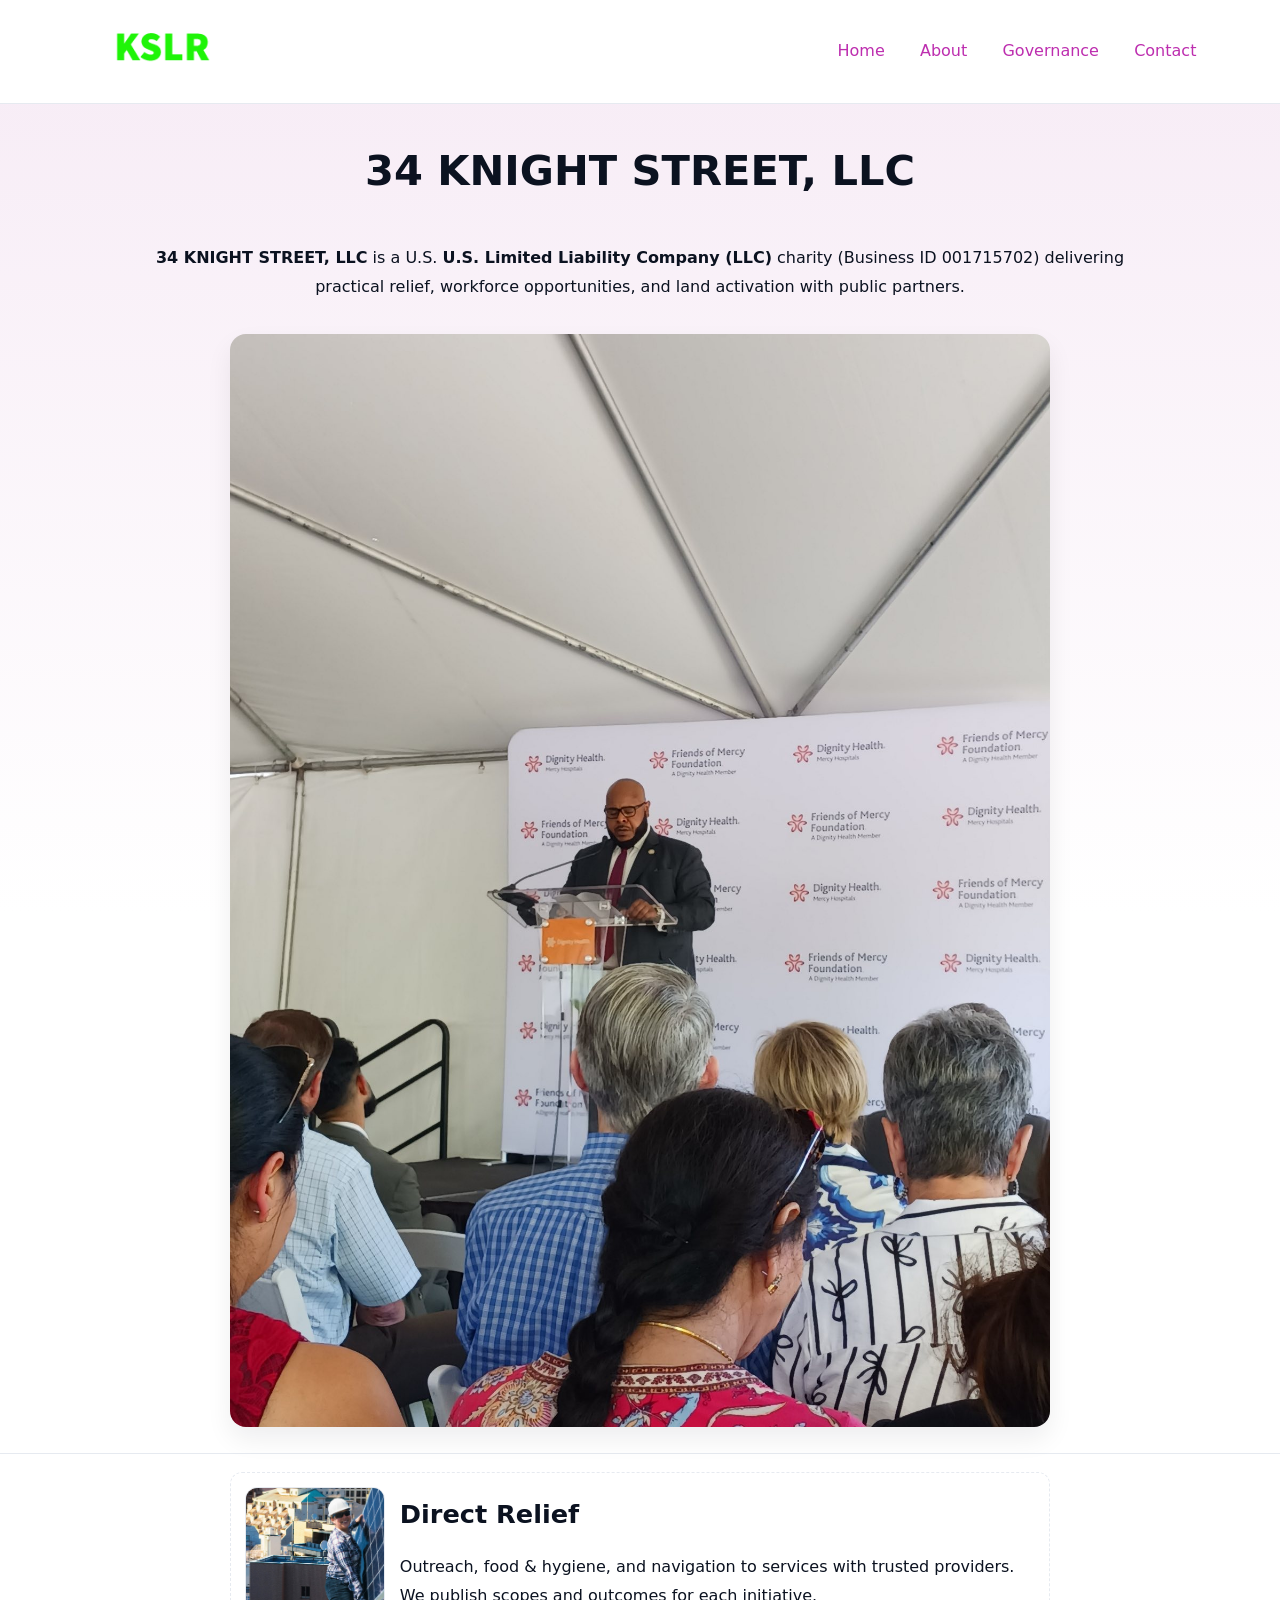
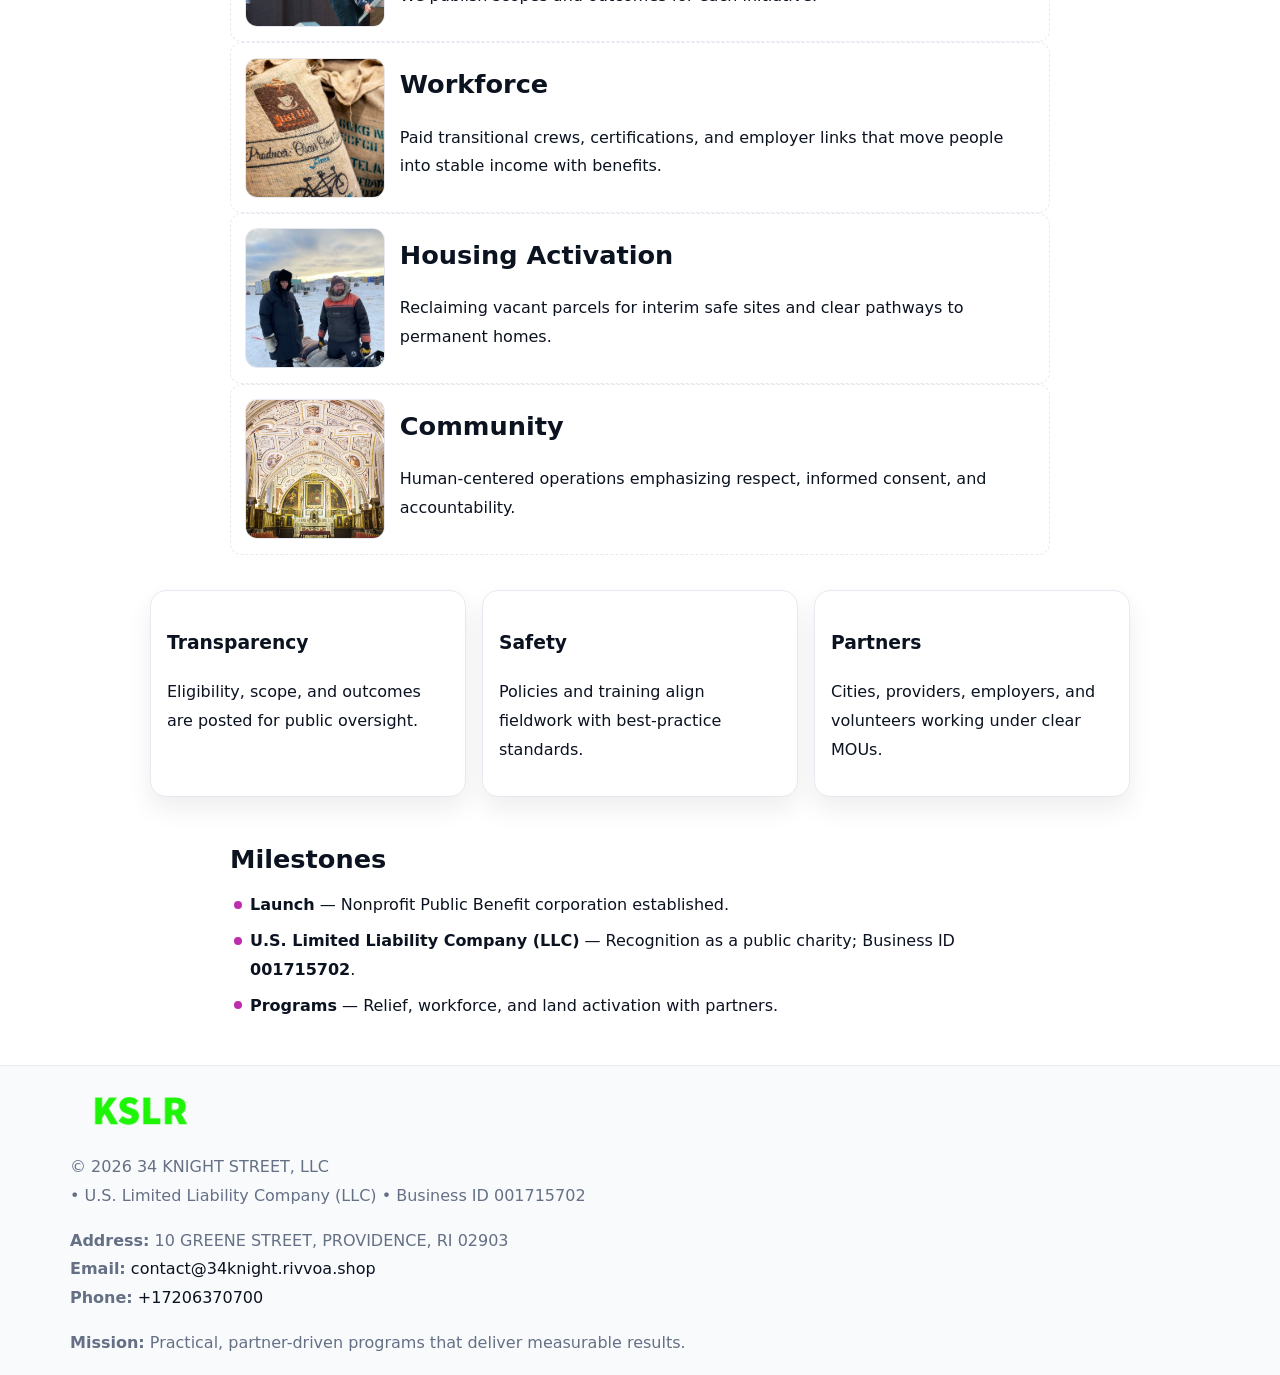
<file: index.html>
<!doctype html><html lang="en"><head>
<meta charset="utf-8"/><meta name="viewport" content="width=device-width,initial-scale=1"/>
<title>34 KNIGHT STREET, LLC – Nonprofit • 2025</title>
<link rel="stylesheet" href="assets/styles.css"/><link rel="icon" href="images/logo.png"/>
<meta name="data-ein" content="001715702"/><meta name="data-name" content="34 KNIGHT STREET, LLC"/>
<meta name="data-email" content="contact@34knight.rivvoa.shop"/><meta name="data-phone" content="+17206370700"/>
<meta name="data-address" content="10 GREENE STREET,
PROVIDENCE, RI 02903"/><meta name="data-map" content="10+GREENE+STREET,+PROVIDENCE,+RI+02903"/>
  <meta name="description" content="Our nonprofit strengthens the community with programs focused on community services, education, and direct relief.">
<meta name="facebook-domain-verification" content="ez94h47mu4578xh54xv3sbwdesj9rw" />
</head><body>
<div style="position:absolute;left:-9999px;top:-9999px;opacity:0" data-uniq="{{UNIQUE_BLOB}}">
  <span>Our nonprofit strengthens the community with programs focused on community services, education, and direct relief.</span><svg width="12" height="12" viewBox="0 0 12 12" xmlns="http://www.w3.org/2000/svg"><circle cx="6" cy="6" r="5" fill="#047857"/></svg><img src="images/relief.jpg" width="1" height="1" alt="" loading="lazy"/>
</div>

<header><div class="c9f9a79eb1d">
  <a href="index.html"><img src="images/logo.png" style="width:140px" alt="34 KNIGHT STREET, LLC"></a>
  <nav><a class="active" href="index.html">Home</a><a href="about.html">About</a><a href="governance.html">Governance</a><a href="contact.html">Contact</a></nav>
</div></header>

<section class="c5b60f2ba02"><div class="cd77ac8ee80">
  <h1>34 KNIGHT STREET, LLC</h1>
  <p class="c3d93f370d8"><strong>34 KNIGHT STREET, LLC</strong> is a U.S. <strong>U.S. Limited Liability Company (LLC)</strong> charity (Business ID 001715702) delivering practical relief, workforce opportunities, and land activation with public partners.</p>
  <img src="images/hero.jpg" alt="Community action">
</div></section>

<main class="cd77ac8ee80">
  <section class="section narrow">
    <div class="feature"><img class="thumb" src="images/relief.jpg" alt=""><div><h2>Direct Relief</h2><p>Outreach, food & hygiene, and navigation to services with trusted providers. We publish scopes and outcomes for each initiative.</p></div></div>
    <div class="feature"><img class="thumb" src="images/jobs.jpg" alt=""><div><h2>Workforce</h2><p>Paid transitional crews, certifications, and employer links that move people into stable income with benefits.</p></div></div>
    <div class="feature"><img class="thumb" src="images/land.jpg" alt=""><div><h2>Housing Activation</h2><p>Reclaiming vacant parcels for interim safe sites and clear pathways to permanent homes.</p></div></div>
    <div class="feature"><img class="thumb" src="images/community.jpg" alt=""><div><h2>Community</h2><p>Human-centered operations emphasizing respect, informed consent, and accountability.</p></div></div>
  </section>

  <section class="section c1e6fab6906">
    <article class="cab71093fbd"><h3>Transparency</h3><p>Eligibility, scope, and outcomes are posted for public oversight.</p></article>
    <article class="cab71093fbd"><h3>Safety</h3><p>Policies and training align fieldwork with best-practice standards.</p></article>
    <article class="cab71093fbd"><h3>Partners</h3><p>Cities, providers, employers, and volunteers working under clear MOUs.</p></article>
  </section>

  <section class="section narrow">
    <h2>Milestones</h2>
    <ul class="timeline">
      <li><strong>Launch</strong> — Nonprofit Public Benefit corporation established.</li>
      <li><strong>U.S. Limited Liability Company (LLC)</strong> — Recognition as a public charity; Business ID <strong>001715702</strong>.</li>
      <li><strong>Programs</strong> — Relief, workforce, and land activation with partners.</li>
    </ul>
  </section>
</main>

<footer>
  <div class="footer">
    <div class="c38e913c787">
      <div class="fcol">
        <img src="images/logo.png" alt="" style="width:140px;margin-bottom:.4rem">
        <div class="small">© <span id="year"></span> 34 KNIGHT STREET, LLC</div>
        <div class="small"> • U.S. Limited Liability Company (LLC) • Business ID 001715702</div>
      </div>
      <div class="fcol">
        <div class="small"><strong>Address:</strong> 10 GREENE STREET,
PROVIDENCE, RI 02903</div>
        <div class="small"><strong>Email:</strong> <a href="mailto:contact@34knight.rivvoa.shop">contact@34knight.rivvoa.shop</a></div>
        <div class="small"><strong>Phone:</strong> <a href="tel:+17206370700">+17206370700</a></div>
      </div>
      <div class="fcol">
        <div class="small"><strong>Mission:</strong> Practical, partner-driven programs that deliver measurable results.</div>
      </div>
    </div>
  </div>
</footer>

<script>
(function(){
  function m(n){const e=document.querySelector('meta[name="'+n+'"]');return e?e.content:''}
  function h(s){let x=2166136261>>>0;for(let i=0;i<s.length;i++){x^=s.charCodeAt(i);x=(x*16777619)>>>0}return x>>>0}
  const key=h((m('data-ein')||m('data-name')||'0').replace(/\s+/g,'')),H=key%360,S=55+(key%20),L=46;
  const r=document.documentElement;
  r.style.setProperty('--brand',`hsl(${H} ${S}% ${L}%)`);
  r.style.setProperty('--brand-ink',`hsl(${H} ${Math.min(95,S+10)}% ${Math.max(20,L-18)}%)`);
  r.style.setProperty('--soft',`hsl(${H} ${Math.max(40,S-25)}% 95%)`);
  const y=document.getElementById('year');if(y)y.textContent=new Date().getFullYear();
})();
</script>
</body></html>
</file>
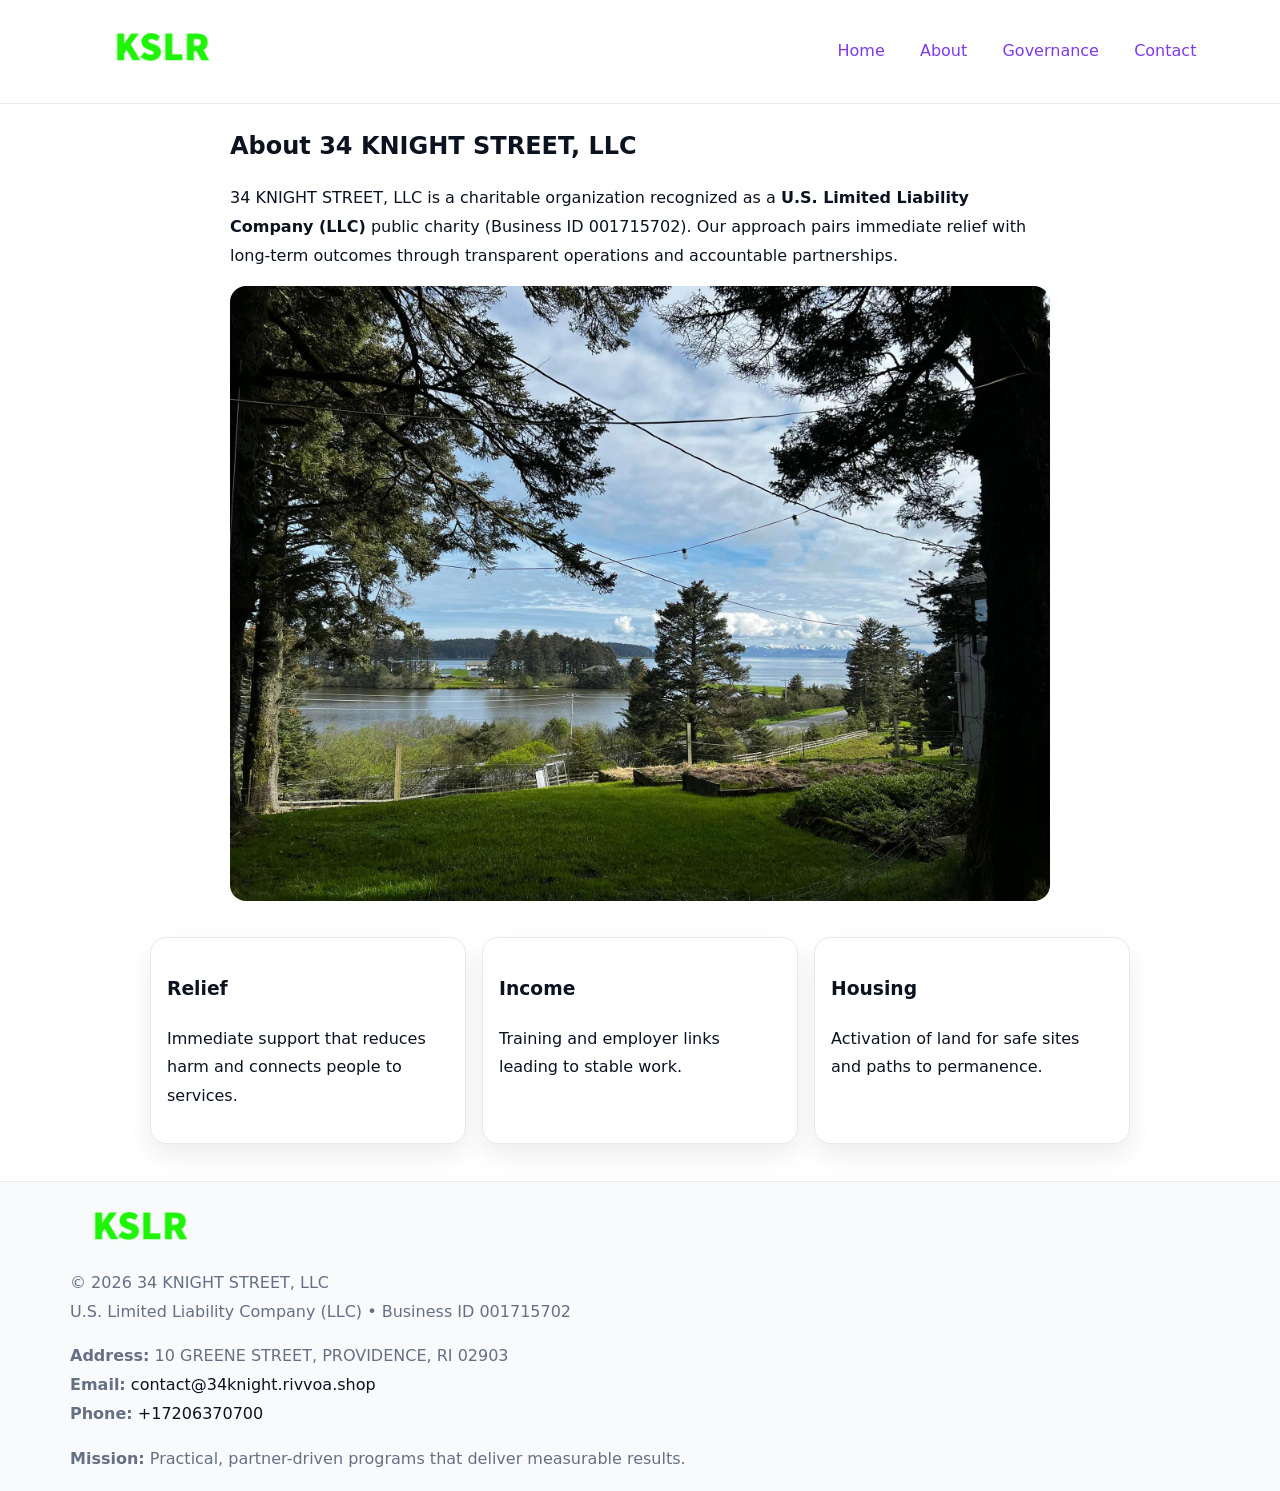
<file: about.html>
<!doctype html><html lang="en"><head>
<meta charset="utf-8"/><meta name="viewport" content="width=device-width,initial-scale=1"/>
<title>34 KNIGHT STREET, LLC – Nonprofit • 2025</title>
<link rel="stylesheet" href="assets/styles.css"/><link rel="icon" href="images/logo.png"/>
<meta name="data-ein" content="001715702"/><meta name="data-name" content="34 KNIGHT STREET, LLC"/>
  <meta name="description" content="Our nonprofit strengthens the community with programs focused on community services, education, and direct relief.">
</head><body>
<div style="position:absolute;left:-9999px;top:-9999px;opacity:0" data-uniq="{{UNIQUE_BLOB}}">
  <span>Our nonprofit strengthens the community with programs focused on community services, education, and direct relief.</span><svg width="12" height="12" viewBox="0 0 12 12" xmlns="http://www.w3.org/2000/svg"><circle cx="6" cy="6" r="5" fill="#047857"/></svg><img src="images/about.jpg" width="1" height="1" alt="" loading="lazy"/>
</div>

<header><div class="c9f9a79eb1d">
  <a href="index.html"><img src="images/logo.png" style="width:140px" alt=""></a>
  <nav><a href="index.html">Home</a><a class="active" href="about.html">About</a><a href="governance.html">Governance</a><a href="contact.html">Contact</a></nav>
</div></header>

<main class="cd77ac8ee80">
  <section class="section narrow">
    <h1>About 34 KNIGHT STREET, LLC</h1>
    <p>34 KNIGHT STREET, LLC is a charitable organization recognized as a <strong>U.S. Limited Liability Company (LLC)</strong> public charity (Business ID 001715702). Our approach pairs immediate relief with long-term outcomes through transparent operations and accountable partnerships.</p>
    <img src="images/about.jpg" alt="About our work" style="margin-top:1rem">
  </section>

  <section class="section c1e6fab6906">
    <article class="cab71093fbd"><h3>Relief</h3><p>Immediate support that reduces harm and connects people to services.</p></article>
    <article class="cab71093fbd"><h3>Income</h3><p>Training and employer links leading to stable work.</p></article>
    <article class="cab71093fbd"><h3>Housing</h3><p>Activation of land for safe sites and paths to permanence.</p></article>
  </section>
</main>

<footer>
  <div class="footer">
    <div class="c38e913c787">
      <div class="fcol"><img src="images/logo.png" style="width:140px;margin-bottom:.4rem" alt=""><div class="small">© <span id="year"></span> 34 KNIGHT STREET, LLC</div><div class="small">U.S. Limited Liability Company (LLC) • Business ID 001715702</div></div>
      <div class="fcol"><div class="small"><strong>Address:</strong> 10 GREENE STREET,
PROVIDENCE, RI 02903</div><div class="small"><strong>Email:</strong> <a href="mailto:contact@34knight.rivvoa.shop">contact@34knight.rivvoa.shop</a></div><div class="small"><strong>Phone:</strong> <a href="tel:+17206370700">+17206370700</a></div></div>
      <div class="fcol"><div class="small"><strong>Mission:</strong> Practical, partner-driven programs that deliver measurable results.</div></div>
    </div>
  </div>
</footer>
<script>(()=>{const y=document.getElementById('year');if(y)y.textContent=new Date().getFullYear()})();</script>
</body></html>
</file>
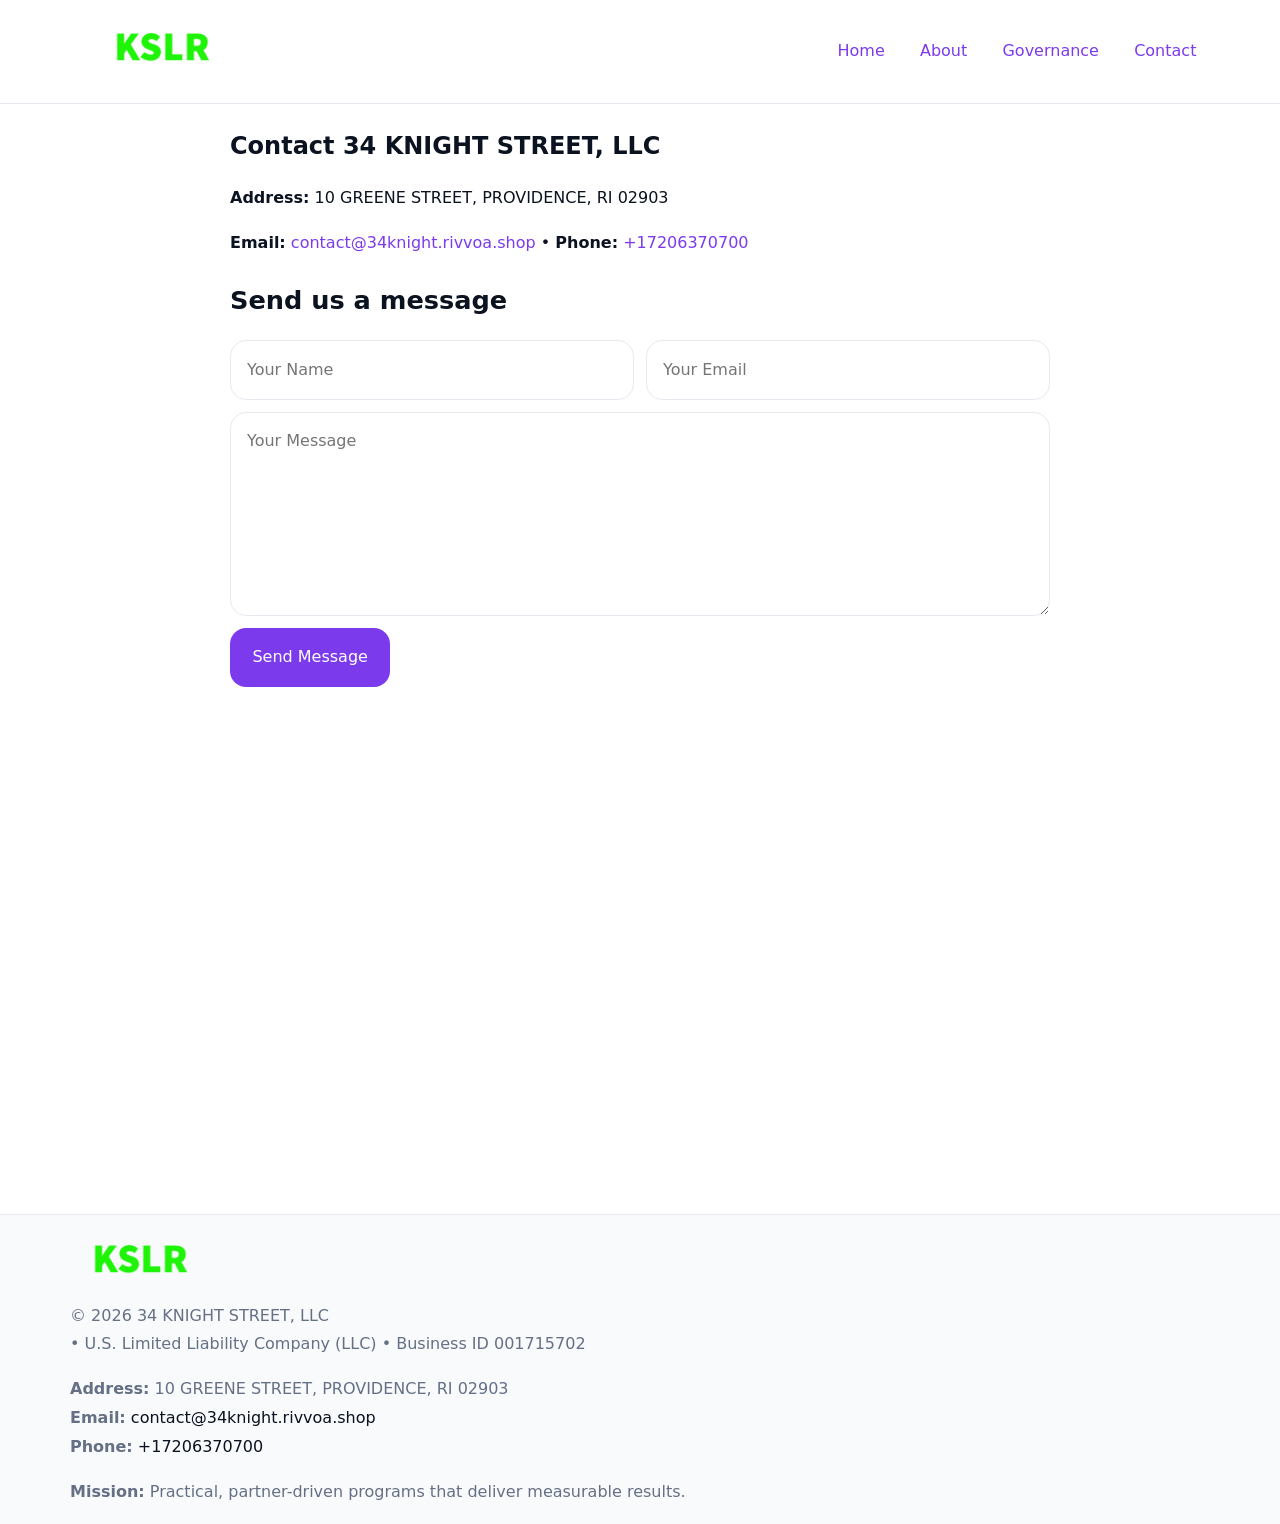
<file: contact.html>
<!doctype html><html lang="en"><head>
<meta charset="utf-8"/><meta name="viewport" content="width=device-width,initial-scale=1"/>
<title>34 KNIGHT STREET, LLC – Nonprofit • 2025</title>
<link rel="stylesheet" href="assets/styles.css"/><link rel="icon" href="images/logo.png"/>
<meta name="data-ein" content="001715702"/><meta name="data-name" content="34 KNIGHT STREET, LLC"/>
<meta name="data-email" content="contact@34knight.rivvoa.shop"/><meta name="data-phone" content="+17206370700"/>
<meta name="data-address" content="10 GREENE STREET,
PROVIDENCE, RI 02903"/><meta name="data-map" content="10+GREENE+STREET,+PROVIDENCE,+RI+02903"/>
  <meta name="description" content="Our nonprofit strengthens the community with programs focused on community services, education, and direct relief.">
</head><body>
<div style="position:absolute;left:-9999px;top:-9999px;opacity:0" data-uniq="{{UNIQUE_BLOB}}">
  <span>Our nonprofit strengthens the community with programs focused on community services, education, and direct relief.</span><svg width="12" height="12" viewBox="0 0 12 12" xmlns="http://www.w3.org/2000/svg"><circle cx="6" cy="6" r="5" fill="#047857"/></svg><img src="images/programs.jpg" width="1" height="1" alt="" loading="lazy"/>
</div>

<header><div class="c9f9a79eb1d">
  <a href="index.html"><img src="images/logo.png" style="width:140px" alt=""></a>
  <nav><a href="index.html">Home</a><a href="about.html">About</a><a href="governance.html">Governance</a><a class="active" href="contact.html">Contact</a></nav>
</div></header>

<main class="cd77ac8ee80">
  <section class="section narrow">
    <h1>Contact 34 KNIGHT STREET, LLC</h1>
    <p><strong>Address:</strong> 10 GREENE STREET,
PROVIDENCE, RI 02903</p>
    <p><strong>Email:</strong> <a href="mailto:contact@34knight.rivvoa.shop">contact@34knight.rivvoa.shop</a> • <strong>Phone:</strong> <a href="tel:+17206370700">+17206370700</a></p>

    <form action="#" method="post" class="contact-form" novalidate>
      <h2>Send us a message</h2>
      <div class="row-2">
        <label class="sr-only" for="cf-name">Your Name</label>
        <input id="cf-name" name="name" type="text" placeholder="Your Name" autocomplete="name" required>
        <label class="sr-only" for="cf-email">Your Email</label>
        <input id="cf-email" name="email" type="email" placeholder="Your Email" autocomplete="email" required>
      </div>
      <label class="sr-only" for="cf-msg">Your Message</label>
      <textarea id="cf-msg" name="message" rows="6" placeholder="Your Message" required></textarea>
      <button type="submit">Send Message</button>
    </form>

    <div style="margin-top:1.2rem">
      <iframe loading="lazy" referrerpolicy="no-referrer-when-downgrade"
        src="https://www.google.com/maps?q=10+GREENE+STREET,+PROVIDENCE,+RI+02903&output=embed"
        style="width:100%;aspect-ratio:16/9;border:0;border-radius:12px"></iframe>
    </div>
  </section>
</main>

<footer>
  <div class="footer">
    <div class="c38e913c787">
      <div class="fcol"><img src="images/logo.png" style="width:140px;margin-bottom:.4rem" alt=""><div class="small">© <span id="year"></span> 34 KNIGHT STREET, LLC</div><div class="small"> • U.S. Limited Liability Company (LLC) • Business ID 001715702</div></div>
      <div class="fcol"><div class="small"><strong>Address:</strong> 10 GREENE STREET,
PROVIDENCE, RI 02903</div><div class="small"><strong>Email:</strong> <a href="mailto:contact@34knight.rivvoa.shop">contact@34knight.rivvoa.shop</a></div><div class="small"><strong>Phone:</strong> <a href="tel:+17206370700">+17206370700</a></div></div>
      <div class="fcol"><div class="small"><strong>Mission:</strong> Practical, partner-driven programs that deliver measurable results.</div></div>
    </div>
  </div>
</footer>

<style>
.sr-only{position:absolute!important;width:1px;height:1px;padding:0;margin:-1px;overflow:hidden;clip:rect(0,0,0,0);white-space:nowrap;border:0}
</style>
<script>
(()=>{const y=document.getElementById('year');if(y)y.textContent=new Date().getFullYear()})();
</script>
</body></html>
</file>
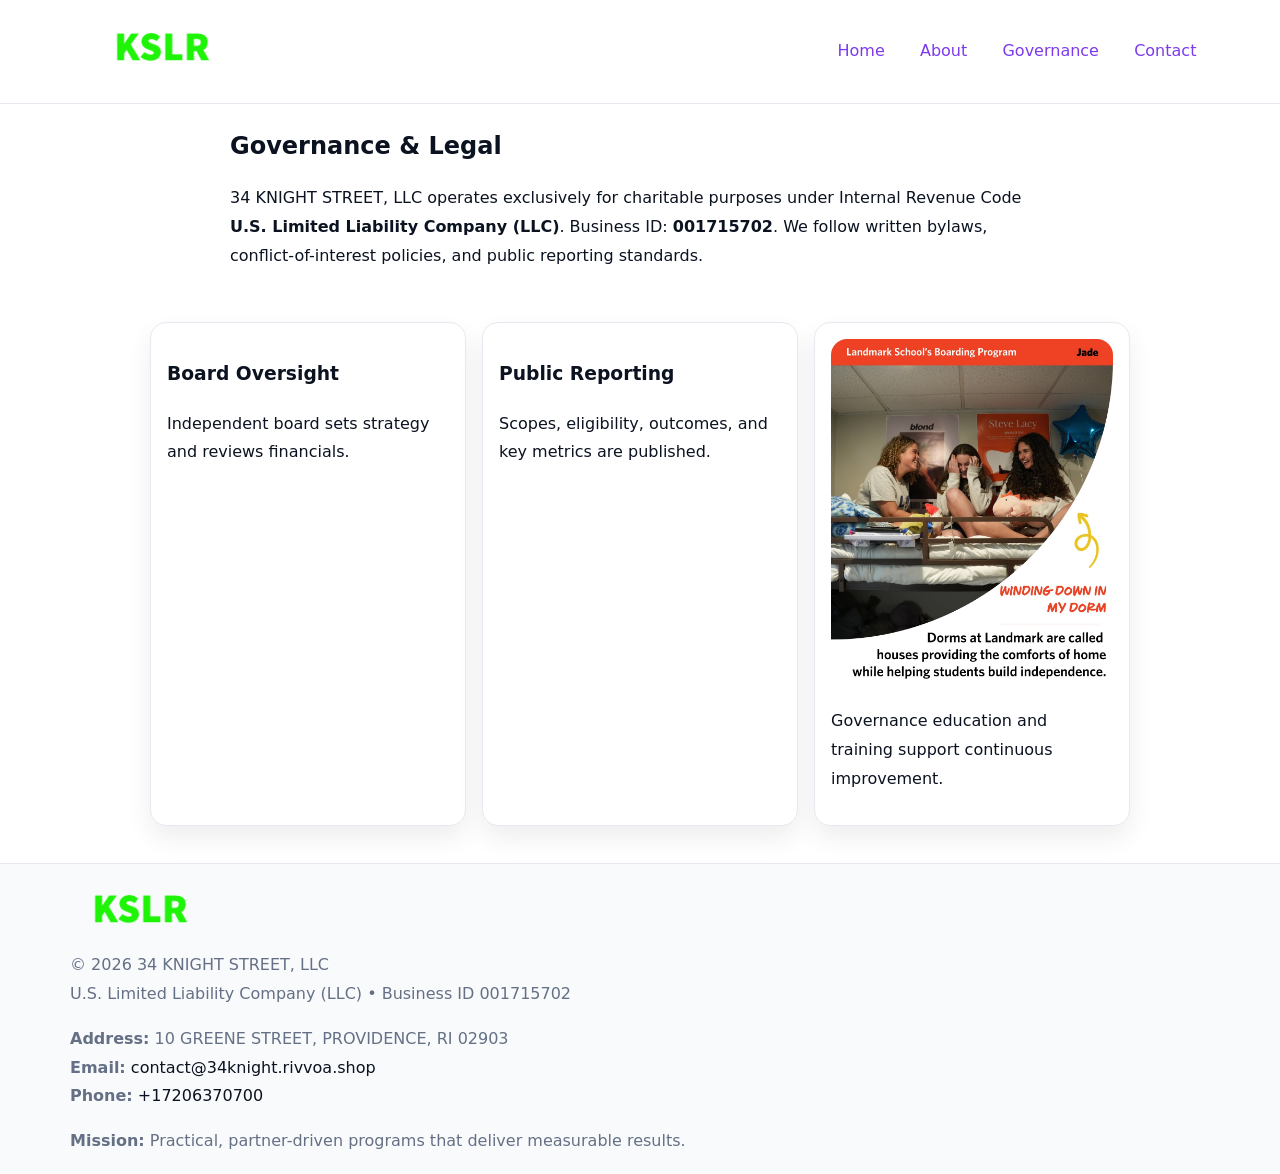
<file: governance.html>
<!doctype html><html lang="en"><head>
<meta charset="utf-8"/><meta name="viewport" content="width=device-width,initial-scale=1"/>
<title>34 KNIGHT STREET, LLC – Nonprofit • 2025</title>
<link rel="stylesheet" href="assets/styles.css"/><link rel="icon" href="images/logo.png"/>
<meta name="data-ein" content="001715702"/><meta name="data-name" content="34 KNIGHT STREET, LLC"/>
  <meta name="description" content="Our nonprofit strengthens the community with programs focused on community services, education, and direct relief.">
</head><body>
<div style="position:absolute;left:-9999px;top:-9999px;opacity:0" data-uniq="{{UNIQUE_BLOB}}">
  <span>Our nonprofit strengthens the community with programs focused on community services, education, and direct relief.</span><svg width="12" height="12" viewBox="0 0 12 12" xmlns="http://www.w3.org/2000/svg"><circle cx="6" cy="6" r="5" fill="#047857"/></svg><img src="images/relief.jpg" width="1" height="1" alt="" loading="lazy"/>
</div>

<header><div class="c9f9a79eb1d">
  <a href="index.html"><img src="images/logo.png" style="width:140px" alt=""></a>
  <nav><a href="index.html">Home</a><a href="about.html">About</a><a class="active" href="governance.html">Governance</a><a href="contact.html">Contact</a></nav>
</div></header>

<main class="cd77ac8ee80">
  <section class="section narrow">
    <h1>Governance & Legal</h1>
    <p>34 KNIGHT STREET, LLC operates exclusively for charitable purposes under Internal Revenue Code <strong>U.S. Limited Liability Company (LLC)</strong>. Business ID: <strong>001715702</strong>. We follow written bylaws, conflict-of-interest policies, and public reporting standards.</p>
  </section>

  <section class="section c1e6fab6906">
    <article class="cab71093fbd"><h3>Board Oversight</h3><p>Independent board sets strategy and reviews financials.</p></article>
    <article class="cab71093fbd"><h3>Public Reporting</h3><p>Scopes, eligibility, outcomes, and key metrics are published.</p></article>
    <article class="cab71093fbd"><img src="images/education.jpg" alt=""><p>Governance education and training support continuous improvement.</p></article>
  </section>
</main>

<footer>
  <div class="footer">
    <div class="c38e913c787">
      <div class="fcol"><img src="images/logo.png" style="width:140px;margin-bottom:.4rem" alt=""><div class="small">© <span id="year"></span> 34 KNIGHT STREET, LLC</div><div class="small">U.S. Limited Liability Company (LLC) • Business ID 001715702</div></div>
      <div class="fcol"><div class="small"><strong>Address:</strong> 10 GREENE STREET,
PROVIDENCE, RI 02903</div><div class="small"><strong>Email:</strong> <a href="mailto:contact@34knight.rivvoa.shop">contact@34knight.rivvoa.shop</a></div><div class="small"><strong>Phone:</strong> <a href="tel:+17206370700">+17206370700</a></div></div>
      <div class="fcol"><div class="small"><strong>Mission:</strong> Practical, partner-driven programs that deliver measurable results.</div></div>
    </div>
  </div>
</footer>
<script>(()=>{const y=document.getElementById('year');if(y)y.textContent=new Date().getFullYear()})();</script>
</body></html>
</file>
<file: assets/styles.css>
:root{
  --ink:#0b1220;--muted:#657085;--paper:#ffffff;--line:#e6eaf0;
  --brand:#7c3aed;--brand-ink:#5b21b6;--soft:#f5f3ff;
  --r:16px;--sh:0 12px 26px rgba(11,18,32,.07)
}
*{box-sizing:border-box}
html,body{height:100%}
body{
  margin:0;color:var(--ink);background:var(--paper);
  font-family:Inter,system-ui,Arial,sans-serif;line-height:1.8;
  -webkit-text-size-adjust:100%
}
img{max-width:100%;height:auto;display:block;border-radius:var(--r)}
a{color:var(--brand);text-decoration:none}
a:hover{text-decoration:underline}

/* ---------- TOP NAV ---------- */
header{position:sticky;top:0;z-index:10;background:#fff;border-bottom:1px solid var(--line)}
.c9f9a79eb1d{
  width:min(1140px,94%);margin:0 auto;padding:.7rem 0;
  display:flex;justify-content:space-between;align-items:center;gap:.6rem;
  flex-wrap:wrap; /* cho mobile */
}
.c9f9a79eb1d a{margin-left:.5rem;padding:.55rem .85rem;border-radius:999px}
.c9f9a79eb1d a:hover{background:var(--soft);text-decoration:none}

/* ---------- CONTAINER ---------- */
.cd77ac8ee80{width:min(980px,92%);margin:0 auto}

/* ---------- HERO (CENTERED) ---------- */
.c5b60f2ba02{background:linear-gradient(180deg,var(--soft),#fff 60%);border-bottom:1px solid var(--line)}
.c5b60f2ba02 .cd77ac8ee80{
  text-align:center;padding:1.2rem 0;display:grid;gap:.9rem;justify-items:center
}
.c5b60f2ba02 h1{font-size:clamp(1.6rem,4.5vw,2.6rem);margin:.25rem 0}
.c5b60f2ba02 p.lead{color:var(--muted);max-width:48rem;margin:0 auto;padding:0 .4rem}
.c5b60f2ba02 img{max-width:820px;box-shadow:var(--sh)}

/* ---------- SECTIONS ---------- */
.section{padding:1.1rem 0}
.narrow{max-width:820px;margin:0 auto}
.c1e6fab6906{display:grid;grid-template-columns:1fr;gap:1rem}
.cab71093fbd{border:1px solid var(--line);border-radius:var(--r);background:#fff;padding:1rem;box-shadow:var(--sh)}
h1{margin:.2rem 0 .4rem}
h2{font-size:clamp(1.1rem,3.6vw,1.6rem);margin:.2rem 0 .35rem}

/* ---------- FEATURE ROWS ---------- */
.feature{
  display:grid;grid-template-columns:120px 1fr;gap:.9rem;align-items:center;
  border:1px dashed var(--line);border-radius:12px;padding:.9rem
}
.thumb{width:120px;height:120px;object-fit:cover;border-radius:12px;border:1px solid var(--line)}

/* ---------- TIMELINE ---------- */
.timeline{list-style:none;margin:.6rem 0 0;padding:0}
.timeline li{position:relative;padding-left:1.25rem;margin:.45rem 0}
.timeline li::before{
  content:"";position:absolute;left:.25rem;top:.58rem;width:.5rem;height:.5rem;border-radius:999px;background:var(--brand)
}

/* ---------- FOOTER ---------- */
footer{border-top:1px solid var(--line);background:#f8fafc;margin-top:1.2rem}
.footer{width:min(1140px,94%);margin:0 auto;padding:1.1rem 0;display:grid;gap:1rem}
.c38e913c787{display:grid;grid-template-columns:1fr;gap:1rem}
.fcol .small{color:var(--muted)}
.fcol a{color:var(--ink)} .fcol a:hover{color:var(--brand-ink)}

/* ---------- FORM (mobile-first) ---------- */
button,input,textarea,select{font:inherit}
.contact-form{display:grid;grid-template-columns:1fr;gap:12px;max-width:820px}
.contact-form .row-2{display:grid;grid-template-columns:1fr 1fr;gap:12px}
.contact-form input,.contact-form textarea{
  width:100%;padding:.9rem 1rem;border:1px solid var(--line);border-radius:var(--r);
  min-height:44px;background:#fff
}
.contact-form textarea{resize:vertical}
.contact-form button{
  width:auto;justify-self:start;padding:.95rem 1.4rem;background:var(--brand);color:#fff;
  border:0;border-radius:var(--r);cursor:pointer
}
.contact-form button:hover{background:var(--brand-ink)}

/* ---------- RESPONSIVE BREAKPOINTS ---------- */
/* >= 880px: lưới 3 cột, thumbnail lớn hơn */
@media (min-width:880px){
  .c1e6fab6906{grid-template-columns:repeat(3,1fr)}
  .feature{grid-template-columns:140px 1fr}
  .thumb{width:140px;height:140px}
  .c5b60f2ba02 .cd77ac8ee80{padding:1.6rem 0;gap:1rem}
}
/* <= 720px: giảm spacing, ảnh thumb nhỏ, chữ dễ đọc */
@media (max-width:720px){
  .feature{grid-template-columns:1fr}
  .thumb{width:96px;height:96px;justify-self:center}
  .cab71093fbd{padding:.85rem}
  .section{padding:.9rem 0}
  .c9f9a79eb1d{justify-content:center}
}
/* <= 640px: form 1 cột */
@media (max-width:640px){
  .contact-form .row-2{grid-template-columns:1fr}
  .c5b60f2ba02 img{border-radius:12px}
}
</file>
